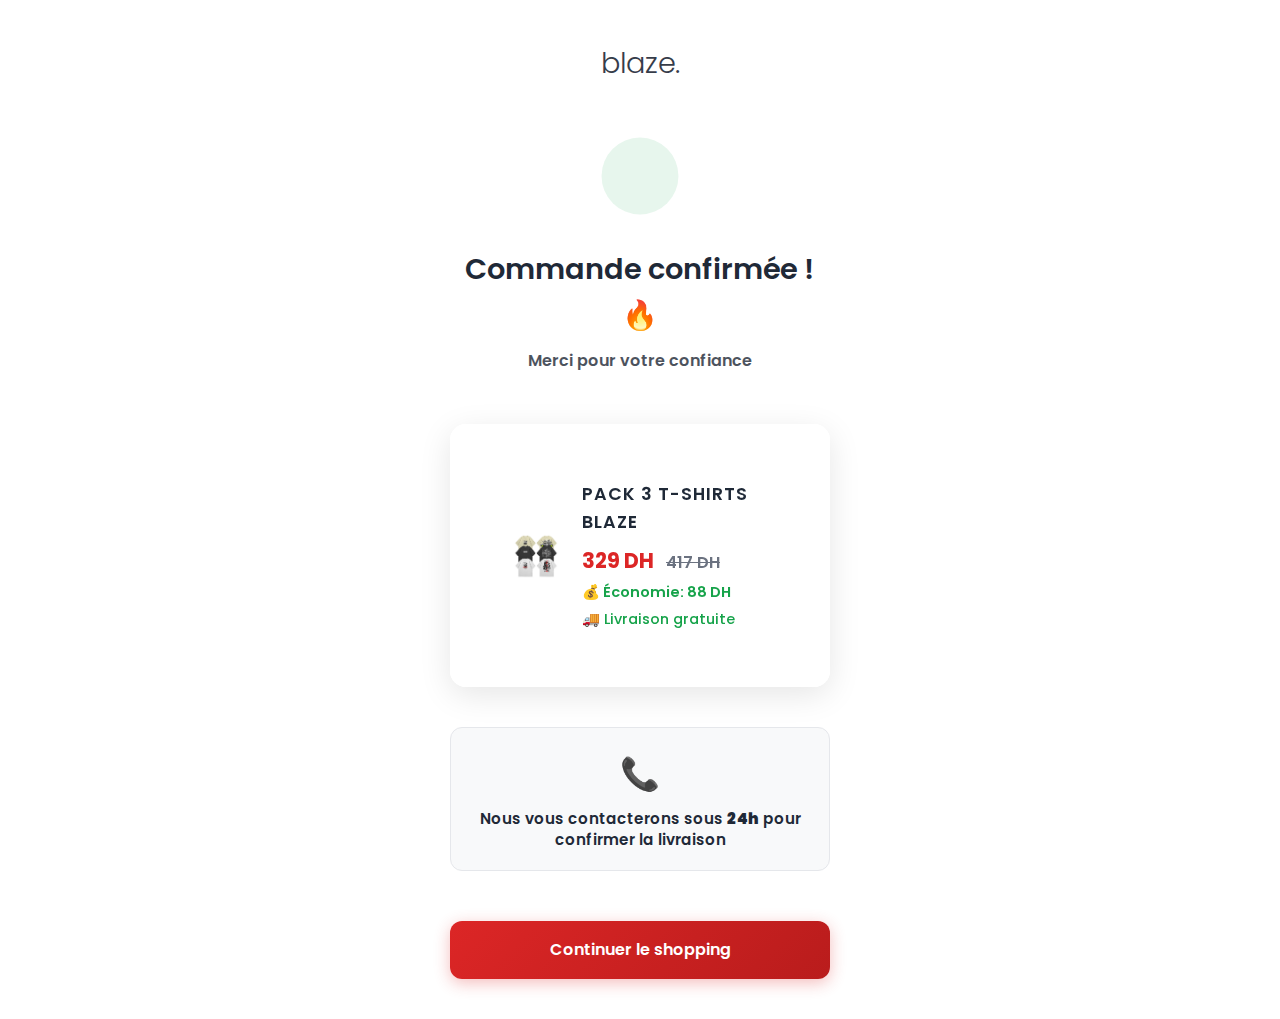
<file: thank-you-pack.html>
<!DOCTYPE html>
<html lang="fr">
<head>
    <meta charset="UTF-8">
    <meta name="viewport" content="width=device-width, initial-scale=1.0">
    <title>Merci - Blaze</title>
    <link rel="stylesheet" href="style.css">
    <link href="https://fonts.googleapis.com/css2?family=Poppins:wght@400;600;700&display=swap" rel="stylesheet">
    
    <!-- Meta Pixel Code -->
    <script>
    !function(f,b,e,v,n,t,s)
    {if(f.fbq)return;n=f.fbq=function(){n.callMethod?
    n.callMethod.apply(n,arguments):n.queue.push(arguments)};
    if(!f._fbq)f._fbq=n;n.push=n;n.loaded=!0;n.version='2.0';
    n.queue=[];t=b.createElement(e);t.async=!0;
    t.src=v;s=b.getElementsByTagName(e)[0];
    s.parentNode.insertBefore(t,s)}(window, document,'script',
    'https://connect.facebook.net/en_US/fbevents.js');
    fbq('init', '2359981194416700');
    fbq('track', 'PageView');
    </script>
    <noscript><img height="1" width="1" style="display:none"
    src="https://www.facebook.com/tr?id=2359981194416700&ev=PageView&noscript=1"
    /></noscript>
    <!-- End Meta Pixel Code -->
</head>
<body>
    <div class="thank-you">
        <div class="brand">blaze.</div>
        
        <div class="success-animation">
            <div class="checkmark">
                <svg viewBox="0 0 52 52">
                    <circle cx="26" cy="26" r="25" fill="none"/>
                    <path fill="none" d="m14.1 27.2l7.1 7.2 16.7-16.8"/>
                </svg>
            </div>
        </div>
        
        <h1>Commande confirmée ! 🔥</h1>
        <p class="subtitle">Merci pour votre confiance</p>
        
        <div class="order-card">
            <div class="product-info">
                <img src="img/Pack.webp" alt="Pack 3 T-Shirts">
                <div class="details">
                    <h3>Pack 3 T-Shirts Blaze</h3>
                    <div class="price-section">
                        <span class="price">329 DH</span>
                        <span class="old-price">417 DH</span>
                    </div>
                    <div class="savings">💰 Économie: 88 DH</div>
                    <div class="shipping">🚚 Livraison gratuite</div>
                </div>
            </div>
        </div>
        
        <div class="next-step">
            <div class="icon">📞</div>
            <p>Nous vous contacterons sous <strong>24h</strong> pour confirmer la livraison</p>
        </div>
        
        <a href="index.html" class="continue-btn">Continuer le shopping</a>
    </div>

    <style>
        * { box-sizing: border-box; }
        body { 
            margin: 0; 
            font-family: 'Poppins', sans-serif;
            font-weight: 600;
            background: white;
            min-height: 100vh;
        }
        
        .thank-you { 
            text-align: center; 
            padding: 40px 20px; 
            max-width: 420px; 
            margin: 0 auto;
            min-height: 100vh;
            display: flex;
            flex-direction: column;
            justify-content: center;
            color: #1f2937;
        }
        
        .brand { 
            font-size: 1.8rem; 
            font-weight: 300;
            margin-bottom: 30px;
            opacity: 0.9;
        }
        
        .success-animation {
            margin: 20px 0 30px;
        }
        
        .checkmark {
            width: 80px;
            height: 80px;
            margin: 0 auto;
            position: relative;
        }
        
        .checkmark svg {
            width: 80px;
            height: 80px;
            border-radius: 50%;
            display: block;
            stroke-width: 3;
            stroke: #16a34a;
            stroke-miterlimit: 10;
            box-shadow: inset 0px 0px 0px #16a34a;
            animation: fill .4s ease-in-out .4s forwards, scale .3s ease-in-out .9s both;
        }
        
        .checkmark circle {
            stroke-dasharray: 166;
            stroke-dashoffset: 166;
            stroke-width: 3;
            stroke-miterlimit: 10;
            stroke: #16a34a;
            fill: rgba(22, 163, 74, 0.1);
            animation: stroke 0.6s cubic-bezier(0.65, 0, 0.45, 1) forwards;
        }
        
        .checkmark path {
            transform-origin: 50% 50%;
            stroke-dasharray: 48;
            stroke-dashoffset: 48;
            animation: stroke 0.3s cubic-bezier(0.65, 0, 0.45, 1) 0.8s forwards;
        }
        
        @keyframes stroke {
            100% { stroke-dashoffset: 0; }
        }
        
        @keyframes scale {
            0%, 100% { transform: none; }
            50% { transform: scale3d(1.1, 1.1, 1); }
        }
        
        @keyframes fill {
            100% { box-shadow: inset 0px 0px 0px 30px #16a34a; }
        }
        
        h1 { 
            font-size: 1.8rem; 
            margin: 0 0 10px;
            font-weight: 600;
        }
        
        .subtitle {
            opacity: 0.8;
            margin-bottom: 30px;
            font-size: 1rem;
        }
        
        .order-card { 
            background: rgba(255, 255, 255, 0.95);
            backdrop-filter: blur(10px);
            border-radius: 16px;
            padding: 24px;
            margin: 20px 0;
            box-shadow: 0 8px 32px rgba(0, 0, 0, 0.1);
            color: #1f2937;
        }
        
        .product-info {
            display: flex;
            align-items: center;
            gap: 16px;
        }
        
        .product-info img {
            width: 60px;
            height: 60px;
            border-radius: 12px;
            object-fit: cover;
        }
        
        .details {
            text-align: left;
            flex: 1;
        }
        
        .details h3 {
            margin: 0 0 8px;
            font-size: 1.1rem;
            font-weight: 600;
        }
        
        .price-section {
            margin-bottom: 4px;
        }
        
        .price {
            font-size: 1.3rem;
            font-weight: 700;
            color: #dc2626;
            margin-right: 8px;
        }
        
        .old-price {
            font-size: 1rem;
            color: #6b7280;
            text-decoration: line-through;
        }
        
        .savings {
            font-size: 0.9rem;
            color: #16a34a;
            font-weight: 600;
            margin-bottom: 4px;
        }
        
        .shipping {
            font-size: 0.9rem;
            color: #16a34a;
            font-weight: 500;
        }
        
        .next-step {
            background: #f8f9fa;
            border-radius: 12px;
            padding: 20px;
            margin: 20px 0;
            border: 1px solid #e5e7eb;
        }
        
        .next-step .icon {
            font-size: 2rem;
            margin-bottom: 8px;
        }
        
        .next-step p {
            margin: 0;
            font-size: 0.95rem;
            line-height: 1.4;
        }
        
        .continue-btn { 
            display: inline-block;
            background: linear-gradient(135deg, #dc2626, #b91c1c);
            color: white;
            padding: 16px 32px;
            border-radius: 12px;
            text-decoration: none;
            font-weight: 600;
            margin-top: 30px;
            box-shadow: 0 4px 16px rgba(220, 38, 38, 0.3);
            transition: all 0.3s ease;
        }
        
        .continue-btn:hover {
            transform: translateY(-2px);
            box-shadow: 0 6px 20px rgba(220, 38, 38, 0.4);
        }
        
        @media (max-width: 480px) {
            .thank-you { padding: 30px 16px; }
            .order-card { padding: 20px; }
            .product-info { gap: 12px; }
            .product-info img { width: 50px; height: 50px; }
        }
    </style>
</body>
</html>
</file>
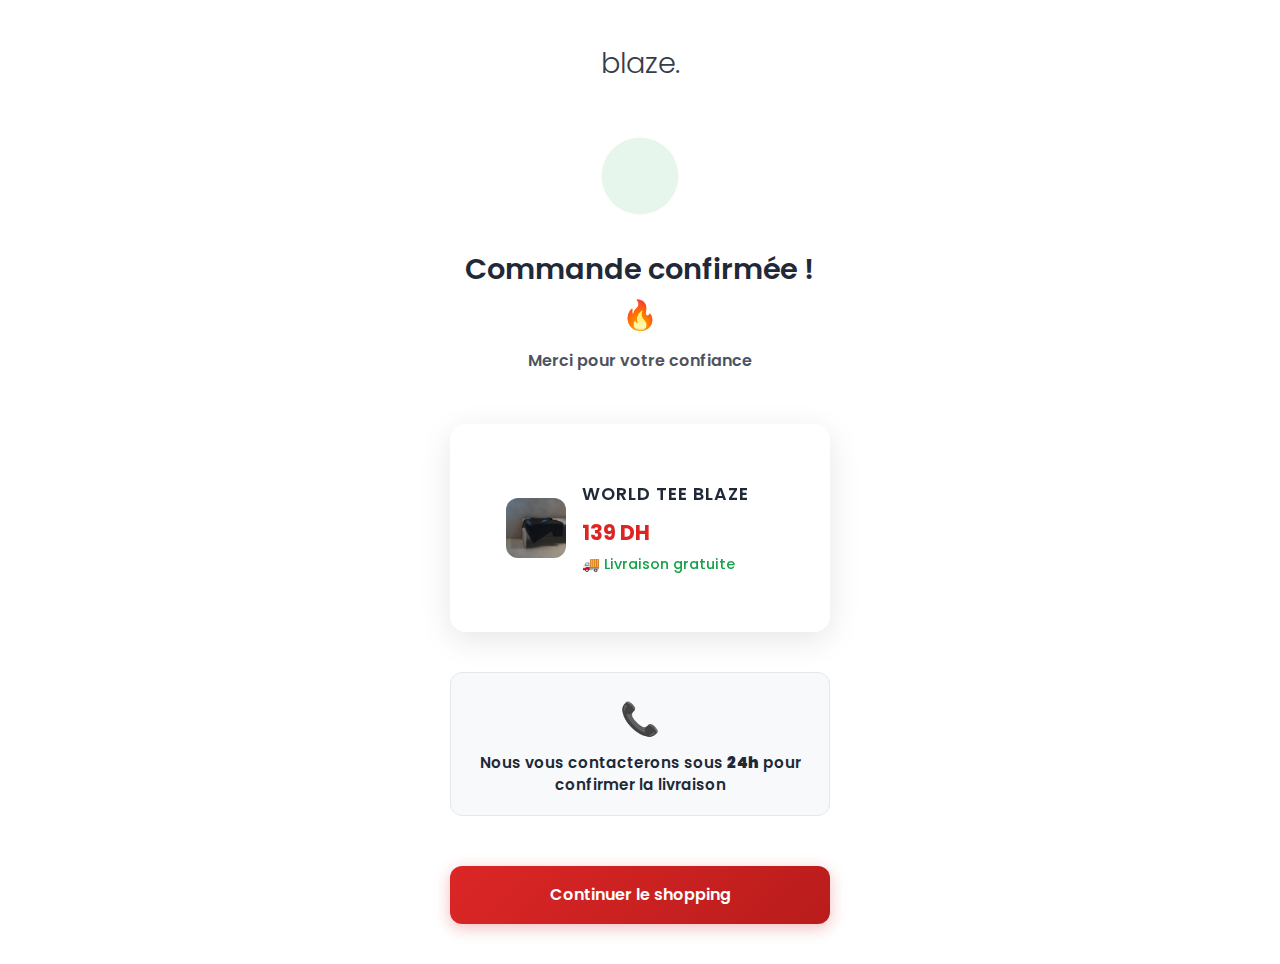
<file: thank-you-world-tee.html>
<!DOCTYPE html>
<html lang="fr">
<head>
    <meta charset="UTF-8">
    <meta name="viewport" content="width=device-width, initial-scale=1.0">
    <title>Merci - Blaze</title>
    <link rel="stylesheet" href="style.css">
    <link href="https://fonts.googleapis.com/css2?family=Poppins:wght@400;600;700&display=swap" rel="stylesheet">
    
    <!-- Meta Pixel Code -->
    <script>
    !function(f,b,e,v,n,t,s)
    {if(f.fbq)return;n=f.fbq=function(){n.callMethod?
    n.callMethod.apply(n,arguments):n.queue.push(arguments)};
    if(!f._fbq)f._fbq=n;n.push=n;n.loaded=!0;n.version='2.0';
    n.queue=[];t=b.createElement(e);t.async=!0;
    t.src=v;s=b.getElementsByTagName(e)[0];
    s.parentNode.insertBefore(t,s)}(window, document,'script',
    'https://connect.facebook.net/en_US/fbevents.js');
    fbq('init', '2359981194416700');
    fbq('track', 'PageView');
    </script>
    <noscript><img height="1" width="1" style="display:none"
    src="https://www.facebook.com/tr?id=2359981194416700&ev=PageView&noscript=1"
    /></noscript>
    <!-- End Meta Pixel Code -->
</head>
<body>
    <div class="thank-you">
        <div class="brand">blaze.</div>
        
        <div class="success-animation">
            <div class="checkmark">
                <svg viewBox="0 0 52 52">
                    <circle cx="26" cy="26" r="25" fill="none"/>
                    <path fill="none" d="m14.1 27.2l7.1 7.2 16.7-16.8"/>
                </svg>
            </div>
        </div>
        
        <h1>Commande confirmée ! 🔥</h1>
        <p class="subtitle">Merci pour votre confiance</p>
        
        <div class="order-card">
            <div class="product-info">
                <img src="img/Black.webp" alt="World Tee">
                <div class="details">
                    <h3>World Tee Blaze</h3>
                    <div class="price">139 DH</div>
                    <div class="shipping">🚚 Livraison gratuite</div>
                </div>
            </div>
        </div>
        
        <div class="next-step">
            <div class="icon">📞</div>
            <p>Nous vous contacterons sous <strong>24h</strong> pour confirmer la livraison</p>
        </div>
        
        <a href="index.html" class="continue-btn">Continuer le shopping</a>
    </div>

    <style>
        * { box-sizing: border-box; }
        body { 
            margin: 0; 
            font-family: 'Poppins', sans-serif;
            font-weight: 600;
            background: white;
            min-height: 100vh;
        }
        
        .thank-you { 
            text-align: center; 
            padding: 40px 20px; 
            max-width: 420px; 
            margin: 0 auto;
            min-height: 100vh;
            display: flex;
            flex-direction: column;
            justify-content: center;
            color: #1f2937;
        }
        
        .brand { 
            font-size: 1.8rem; 
            font-weight: 300;
            margin-bottom: 30px;
            opacity: 0.9;
        }
        
        .success-animation {
            margin: 20px 0 30px;
        }
        
        .checkmark {
            width: 80px;
            height: 80px;
            margin: 0 auto;
            position: relative;
        }
        
        .checkmark svg {
            width: 80px;
            height: 80px;
            border-radius: 50%;
            display: block;
            stroke-width: 3;
            stroke: #16a34a;
            stroke-miterlimit: 10;
            box-shadow: inset 0px 0px 0px #16a34a;
            animation: fill .4s ease-in-out .4s forwards, scale .3s ease-in-out .9s both;
        }
        
        .checkmark circle {
            stroke-dasharray: 166;
            stroke-dashoffset: 166;
            stroke-width: 3;
            stroke-miterlimit: 10;
            stroke: #16a34a;
            fill: rgba(22, 163, 74, 0.1);
            animation: stroke 0.6s cubic-bezier(0.65, 0, 0.45, 1) forwards;
        }
        
        .checkmark path {
            transform-origin: 50% 50%;
            stroke-dasharray: 48;
            stroke-dashoffset: 48;
            animation: stroke 0.3s cubic-bezier(0.65, 0, 0.45, 1) 0.8s forwards;
        }
        
        @keyframes stroke {
            100% { stroke-dashoffset: 0; }
        }
        
        @keyframes scale {
            0%, 100% { transform: none; }
            50% { transform: scale3d(1.1, 1.1, 1); }
        }
        
        @keyframes fill {
            100% { box-shadow: inset 0px 0px 0px 30px #16a34a; }
        }
        
        h1 { 
            font-size: 1.8rem; 
            margin: 0 0 10px;
            font-weight: 600;
        }
        
        .subtitle {
            opacity: 0.8;
            margin-bottom: 30px;
            font-size: 1rem;
        }
        
        .order-card { 
            background: rgba(255, 255, 255, 0.95);
            backdrop-filter: blur(10px);
            border-radius: 16px;
            padding: 24px;
            margin: 20px 0;
            box-shadow: 0 8px 32px rgba(0, 0, 0, 0.1);
            color: #1f2937;
        }
        
        .product-info {
            display: flex;
            align-items: center;
            gap: 16px;
        }
        
        .product-info img {
            width: 60px;
            height: 60px;
            border-radius: 12px;
            object-fit: cover;
        }
        
        .details {
            text-align: left;
            flex: 1;
        }
        
        .details h3 {
            margin: 0 0 8px;
            font-size: 1.1rem;
            font-weight: 600;
        }
        
        .price {
            font-size: 1.3rem;
            font-weight: 700;
            color: #dc2626;
            margin-bottom: 4px;
        }
        
        .shipping {
            font-size: 0.9rem;
            color: #16a34a;
            font-weight: 500;
        }
        
        .next-step {
            background: #f8f9fa;
            border-radius: 12px;
            padding: 20px;
            margin: 20px 0;
            border: 1px solid #e5e7eb;
        }
        
        .next-step .icon {
            font-size: 2rem;
            margin-bottom: 8px;
        }
        
        .next-step p {
            margin: 0;
            font-size: 0.95rem;
            line-height: 1.4;
        }
        
        .continue-btn { 
            display: inline-block;
            background: linear-gradient(135deg, #dc2626, #b91c1c);
            color: white;
            padding: 16px 32px;
            border-radius: 12px;
            text-decoration: none;
            font-weight: 600;
            margin-top: 30px;
            box-shadow: 0 4px 16px rgba(220, 38, 38, 0.3);
            transition: all 0.3s ease;
        }
        
        .continue-btn:hover {
            transform: translateY(-2px);
            box-shadow: 0 6px 20px rgba(220, 38, 38, 0.4);
        }
        
        @media (max-width: 480px) {
            .thank-you { padding: 30px 16px; }
            .order-card { padding: 20px; }
            .product-info { gap: 12px; }
            .product-info img { width: 50px; height: 50px; }
        }
    </style>
</body>
</html>
</file>
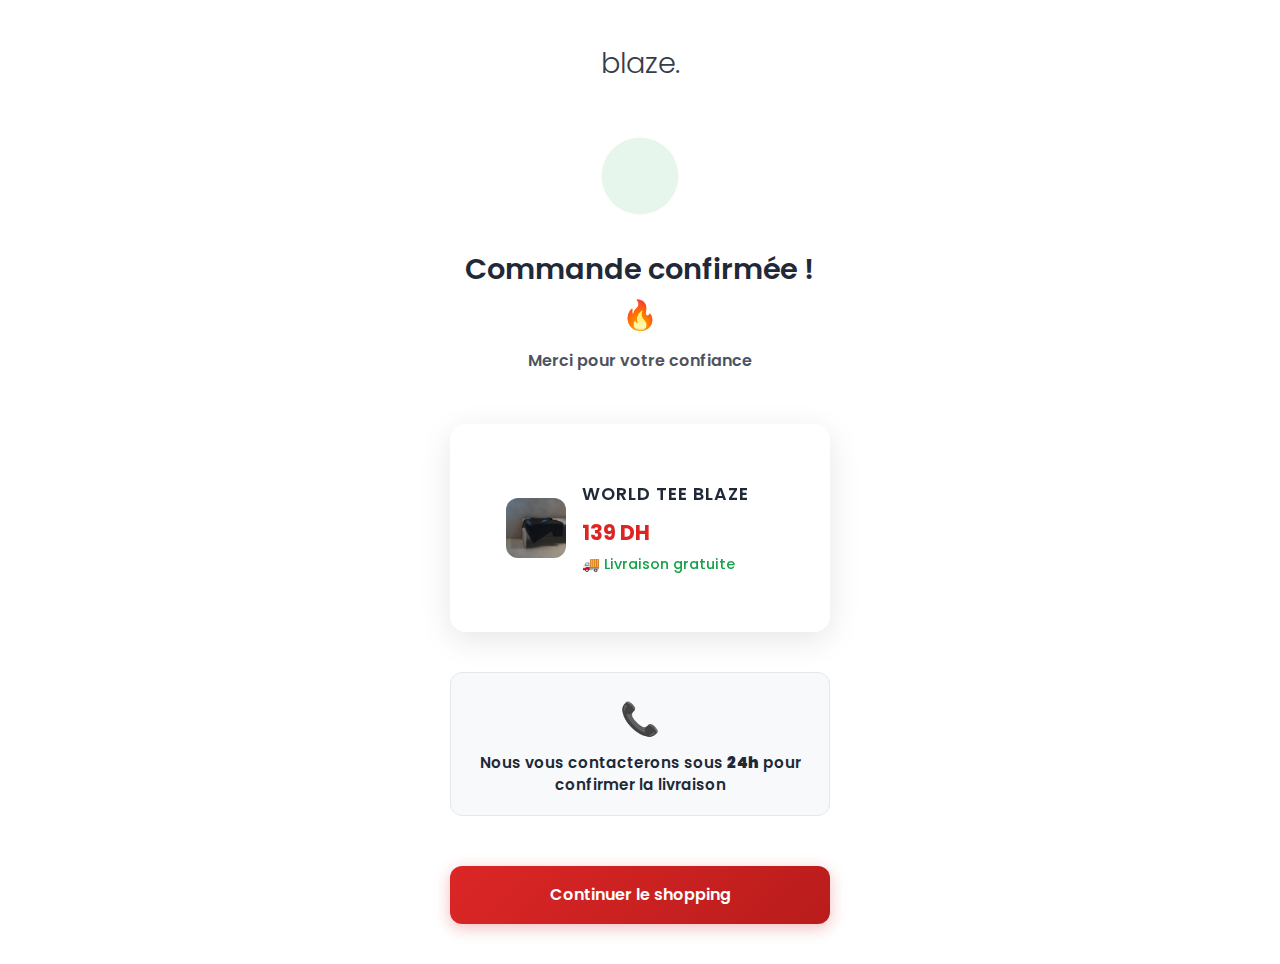
<file: thank-you.html>
<!DOCTYPE html>
<html lang="fr">
<head>
    <meta charset="UTF-8">
    <meta name="viewport" content="width=device-width, initial-scale=1.0">
    <title>Merci - Blaze</title>
    <link rel="stylesheet" href="style.css">
    <link href="https://fonts.googleapis.com/css2?family=Poppins:wght@400;600;700&display=swap" rel="stylesheet">
    
    <!-- Meta Pixel Code -->
    <script>
    !function(f,b,e,v,n,t,s)
    {if(f.fbq)return;n=f.fbq=function(){n.callMethod?
    n.callMethod.apply(n,arguments):n.queue.push(arguments)};
    if(!f._fbq)f._fbq=n;n.push=n;n.loaded=!0;n.version='2.0';
    n.queue=[];t=b.createElement(e);t.async=!0;
    t.src=v;s=b.getElementsByTagName(e)[0];
    s.parentNode.insertBefore(t,s)}(window, document,'script',
    'https://connect.facebook.net/en_US/fbevents.js');
    fbq('init', '2359981194416700');
    fbq('track', 'PageView');
    </script>
    <noscript><img height="1" width="1" style="display:none"
    src="https://www.facebook.com/tr?id=2359981194416700&ev=PageView&noscript=1"
    /></noscript>
    <!-- End Meta Pixel Code -->
</head>
<body>
    <div class="thank-you">
        <div class="brand">blaze.</div>
        
        <div class="success-animation">
            <div class="checkmark">
                <svg viewBox="0 0 52 52">
                    <circle cx="26" cy="26" r="25" fill="none"/>
                    <path fill="none" d="m14.1 27.2l7.1 7.2 16.7-16.8"/>
                </svg>
            </div>
        </div>
        
        <h1>Commande confirmée ! 🔥</h1>
        <p class="subtitle">Merci pour votre confiance</p>
        
        <div class="order-card">
            <div class="product-info">
                <img id="productImg" src="" alt="">
                <div class="details">
                    <h3 id="productName"></h3>
                    <div class="price-section">
                        <span id="productPrice" class="price"></span>
                        <span id="oldPrice" class="old-price" style="display:none;"></span>
                    </div>
                    <div id="savings" class="savings" style="display:none;"></div>
                    <div class="shipping">🚚 Livraison gratuite</div>
                </div>
            </div>
        </div>
        
        <div class="next-step">
            <div class="icon">📞</div>
            <p>Nous vous contacterons sous <strong>24h</strong> pour confirmer la livraison</p>
        </div>
        
        <a href="index.html" class="continue-btn">Continuer le shopping</a>
    </div>

    <script>
        const products = {
            pack: {
                name: "Pack 3 T-Shirts Blaze",
                image: "img/Pack.webp",
                price: "329 DH",
                oldPrice: "417 DH",
                savings: "💰 Économie: 88 DH"
            },
            tee: {
                name: "World Tee Blaze",
                image: "img/Black.webp",
                price: "139 DH"
            }
        };

        const urlParams = new URLSearchParams(window.location.search);
        const product = urlParams.get('product') || 'tee';
        const productData = products[product];

        if (productData) {
            document.getElementById('productImg').src = productData.image;
            document.getElementById('productImg').alt = productData.name;
            document.getElementById('productName').textContent = productData.name;
            document.getElementById('productPrice').textContent = productData.price;
            
            if (productData.oldPrice) {
                document.getElementById('oldPrice').textContent = productData.oldPrice;
                document.getElementById('oldPrice').style.display = 'inline';
                document.getElementById('savings').textContent = productData.savings;
                document.getElementById('savings').style.display = 'block';
            }
        }
    </script>

    <style>
        * { box-sizing: border-box; }
        body { 
            margin: 0; 
            font-family: 'Poppins', sans-serif;
            font-weight: 600;
            background: white;
            min-height: 100vh;
        }
        
        .thank-you { 
            text-align: center; 
            padding: 40px 20px; 
            max-width: 420px; 
            margin: 0 auto;
            min-height: 100vh;
            display: flex;
            flex-direction: column;
            justify-content: center;
            color: #1f2937;
        }
        
        .brand { 
            font-size: 1.8rem; 
            font-weight: 300;
            margin-bottom: 30px;
            opacity: 0.9;
        }
        
        .success-animation {
            margin: 20px 0 30px;
        }
        
        .checkmark {
            width: 80px;
            height: 80px;
            margin: 0 auto;
            position: relative;
        }
        
        .checkmark svg {
            width: 80px;
            height: 80px;
            border-radius: 50%;
            display: block;
            stroke-width: 3;
            stroke: #16a34a;
            stroke-miterlimit: 10;
            box-shadow: inset 0px 0px 0px #16a34a;
            animation: fill .4s ease-in-out .4s forwards, scale .3s ease-in-out .9s both;
        }
        
        .checkmark circle {
            stroke-dasharray: 166;
            stroke-dashoffset: 166;
            stroke-width: 3;
            stroke-miterlimit: 10;
            stroke: #16a34a;
            fill: rgba(22, 163, 74, 0.1);
            animation: stroke 0.6s cubic-bezier(0.65, 0, 0.45, 1) forwards;
        }
        
        .checkmark path {
            transform-origin: 50% 50%;
            stroke-dasharray: 48;
            stroke-dashoffset: 48;
            animation: stroke 0.3s cubic-bezier(0.65, 0, 0.45, 1) 0.8s forwards;
        }
        
        @keyframes stroke {
            100% { stroke-dashoffset: 0; }
        }
        
        @keyframes scale {
            0%, 100% { transform: none; }
            50% { transform: scale3d(1.1, 1.1, 1); }
        }
        
        @keyframes fill {
            100% { box-shadow: inset 0px 0px 0px 30px #16a34a; }
        }
        
        h1 { 
            font-size: 1.8rem; 
            margin: 0 0 10px;
            font-weight: 600;
        }
        
        .subtitle {
            opacity: 0.8;
            margin-bottom: 30px;
            font-size: 1rem;
        }
        
        .order-card { 
            background: rgba(255, 255, 255, 0.95);
            backdrop-filter: blur(10px);
            border-radius: 16px;
            padding: 24px;
            margin: 20px 0;
            box-shadow: 0 8px 32px rgba(0, 0, 0, 0.1);
            color: #1f2937;
        }
        
        .product-info {
            display: flex;
            align-items: center;
            gap: 16px;
        }
        
        .product-info img {
            width: 60px;
            height: 60px;
            border-radius: 12px;
            object-fit: cover;
        }
        
        .details {
            text-align: left;
            flex: 1;
        }
        
        .details h3 {
            margin: 0 0 8px;
            font-size: 1.1rem;
            font-weight: 600;
        }
        
        .price-section {
            margin-bottom: 4px;
        }
        
        .price {
            font-size: 1.3rem;
            font-weight: 700;
            color: #dc2626;
            margin-right: 8px;
        }
        
        .old-price {
            font-size: 1rem;
            color: #6b7280;
            text-decoration: line-through;
        }
        
        .savings {
            font-size: 0.9rem;
            color: #16a34a;
            font-weight: 600;
            margin-bottom: 4px;
        }
        
        .shipping {
            font-size: 0.9rem;
            color: #16a34a;
            font-weight: 500;
        }
        
        .next-step {
            background: #f8f9fa;
            border-radius: 12px;
            padding: 20px;
            margin: 20px 0;
            border: 1px solid #e5e7eb;
        }
        
        .next-step .icon {
            font-size: 2rem;
            margin-bottom: 8px;
        }
        
        .next-step p {
            margin: 0;
            font-size: 0.95rem;
            line-height: 1.4;
        }
        
        .continue-btn { 
            display: inline-block;
            background: linear-gradient(135deg, #dc2626, #b91c1c);
            color: white;
            padding: 16px 32px;
            border-radius: 12px;
            text-decoration: none;
            font-weight: 600;
            margin-top: 30px;
            box-shadow: 0 4px 16px rgba(220, 38, 38, 0.3);
            transition: all 0.3s ease;
        }
        
        .continue-btn:hover {
            transform: translateY(-2px);
            box-shadow: 0 6px 20px rgba(220, 38, 38, 0.4);
        }
        
        @media (max-width: 480px) {
            .thank-you { padding: 30px 16px; }
            .order-card { padding: 20px; }
            .product-info { gap: 12px; }
            .product-info img { width: 50px; height: 50px; }
        }
    </style>
</body>
</html>
</file>
<file: style.css>
@import url('https://fonts.googleapis.com/css2?family=Poppins:wght@300;400;500;600;700&display=swap');

* {
    margin: 0;
    padding: 0;
    box-sizing: border-box;
}

body {
    font-family: 'Poppins', sans-serif;
    line-height: 1.6;
    color: #000;
    background: #fff;
}

.container {
    max-width: 1200px;
    margin: 0 auto;
    padding: 0 20px;
}

/* Header */
header {
    background: #000;
    color: white;
    padding: 1.5rem 0;
    position: sticky;
    top: 0;
    z-index: 100;
    border-bottom: 1px solid #333;
    box-shadow: 0 2px 10px rgba(0,0,0,0.3);
}

header .container {
    display: flex;
    justify-content: space-between;
    align-items: center;
}

.logo h1 {
    font-size: 2.5rem;
    font-weight: 700;
    letter-spacing: 3px;
    text-transform: lowercase;
}



/* Hero */
.hero {
    background: #000;
    color: white;
    text-align: center;
    padding: 4rem 0;
    position: relative;
}

.hero::before {
    content: '';
    position: absolute;
    top: 0;
    left: 0;
    right: 0;
    bottom: 0;
    background: repeating-linear-gradient(
        45deg,
        transparent,
        transparent 2px,
        rgba(255,255,255,0.03) 2px,
        rgba(255,255,255,0.03) 4px
    );
}

.hero h2 {
    font-size: 3rem;
    font-weight: 700;
    margin-bottom: 0.5rem;
    position: relative;
    z-index: 1;
}

.hero p {
    font-size: 1.2rem;
    font-weight: 300;
    position: relative;
    z-index: 1;
}

/* Products */
.products {
    padding: 4rem 0;
    background: #f8f8f8;
}

.products .container {
    display: grid;
    grid-template-columns: repeat(auto-fit, minmax(350px, 1fr));
    gap: 3rem;
}

.product-card {
    background: white;
    border-radius: 0;
    overflow: hidden;
    border: 2px solid #000;
    position: relative;
    transition: all 0.3s ease;
}

.product-card:hover {
    transform: translateY(-10px);
    box-shadow: 10px 10px 0px #000;
}

.badge {
    position: absolute;
    top: 20px;
    left: 20px;
    background: #dc2626;
    color: white;
    padding: 8px 16px;
    font-size: 0.9rem;
    font-weight: 600;
    z-index: 10;
    text-transform: uppercase;
    letter-spacing: 1px;
}

.featured .badge {
    background: #dc2626;
    color: white;
}

.product-images {
    position: relative;
}

.main-image {
    width: 100%;
    height: 300px;
    object-fit: cover;
    transition: opacity 0.3s ease;
}

.thumbnails {
    display: flex;
    gap: 8px;
    padding: 15px;
    justify-content: center;
    background: #f8f8f8;
}

.thumb {
    width: 60px;
    height: 60px;
    object-fit: cover;
    border: 2px solid #ddd;
    cursor: pointer;
    transition: all 0.2s ease;
    opacity: 0.7;
}

.thumb:hover, .thumb.active {
    border-color: #000;
    opacity: 1;
    transform: scale(1.05);
}

.product-info {
    padding: 2rem;
}

.product-info h3 {
    font-size: 1.5rem;
    font-weight: 600;
    margin-bottom: 1rem;
    text-transform: uppercase;
    letter-spacing: 1px;
}

.price {
    font-size: 2rem;
    font-weight: 700;
    color: #000;
    margin-bottom: 0.5rem;
}

.original {
    text-decoration: line-through;
    color: #999;
    font-size: 1.2rem;
    margin-left: 15px;
    font-weight: 400;
}

.savings {
    color: #dc2626;
    font-weight: 600;
    margin-bottom: 0.5rem;
    font-size: 1.1rem;
}

.delivery {
    color: #16a34a;
    font-weight: 600;
    margin-bottom: 0.5rem;
    font-size: 1rem;
    text-transform: uppercase;
    letter-spacing: 1px;
}

.size-info {
    color: #666;
    font-weight: 400;
    margin-bottom: 1rem;
    font-size: 0.9rem;
    font-style: italic;
}

.color-variants {
    display: flex;
    gap: 12px;
    margin-bottom: 1.5rem;
}

.color {
    width: 35px;
    height: 35px;
    border: 3px solid #ddd;
    border-radius: 50%;
    cursor: pointer;
    transition: all 0.2s ease;
    position: relative;
}

.color:hover, .color.selected {
    border-color: #000;
    transform: scale(1.1);
}

.color.selected::after {
    content: '✓';
    position: absolute;
    top: 50%;
    left: 50%;
    transform: translate(-50%, -50%);
    color: #000;
    font-weight: bold;
    font-size: 14px;
}

.color[style*="#000"].selected::after {
    color: #fff;
}

.sizes {
    display: flex;
    gap: 15px;
    margin-bottom: 2rem;
}

.size {
    width: 50px;
    height: 50px;
    border: 2px solid #000;
    display: flex;
    align-items: center;
    justify-content: center;
    cursor: pointer;
    transition: all 0.2s ease;
    font-weight: 600;
    font-size: 1.1rem;
}

.size:hover, .size.selected {
    background: #000;
    color: white;
}

.quick-buy {
    width: 100%;
    background: #000;
    color: white;
    border: 2px solid #000;
    padding: 18px;
    font-size: 1.2rem;
    font-weight: 600;
    cursor: pointer;
    transition: all 0.2s ease;
    text-transform: uppercase;
    letter-spacing: 2px;
    font-family: 'Poppins', sans-serif;
}

.quick-buy:hover {
    background: white;
    color: #000;
    transform: translateY(-3px);
    box-shadow: 0 5px 15px rgba(0,0,0,0.2);
}

/* Social Proof */
.social-proof {
    background: #000;
    color: white;
    padding: 3rem 0;
    text-align: center;
}

.social-proof h3 {
    font-size: 1.8rem;
    font-weight: 600;
    margin-bottom: 2rem;
    text-transform: uppercase;
    letter-spacing: 2px;
}

.social-links {
    display: flex;
    justify-content: center;
    gap: 2rem;
    margin-top: 2rem;
}

.social-btn {
    display: flex;
    align-items: center;
    gap: 0.8rem;
    padding: 15px 25px;
    text-decoration: none;
    color: #000;
    background: white;
    border: 2px solid white;
    transition: all 0.2s ease;
    font-weight: 600;
    text-transform: uppercase;
    letter-spacing: 1px;
}

.social-btn:hover {
    background: #000;
    color: white;
    transform: translateY(-3px);
}

/* Modals */
.quick-buy-modal, .success-modal {
    display: none;
    position: fixed;
    z-index: 1000;
    left: 0;
    top: 0;
    width: 100%;
    height: 100%;
    background-color: rgba(0,0,0,0.8);
}

.modal-content {
    background-color: white;
    margin: 5% auto;
    padding: 3rem;
    border: 3px solid #000;
    width: 90%;
    max-width: 500px;
    position: relative;
}

.close {
    position: absolute;
    right: 25px;
    top: 20px;
    font-size: 2.5rem;
    cursor: pointer;
    font-weight: 300;
}

.close:hover {
    color: #666;
}

.order-summary {
    background: #f8f8f8;
    padding: 1.5rem;
    border: 2px solid #000;
    margin-bottom: 2rem;
}

.order-summary h4 {
    font-size: 1.3rem;
    font-weight: 600;
    margin-bottom: 0.5rem;
    text-transform: uppercase;
}

.total {
    font-size: 1.5rem;
    font-weight: 700;
    color: #000;
    margin-top: 1rem;
    text-transform: uppercase;
    letter-spacing: 1px;
}

#quickOrderForm input, #quickOrderForm textarea {
    width: 100%;
    padding: 15px;
    margin-bottom: 1.5rem;
    border: 2px solid #000;
    font-size: 1rem;
    font-family: 'Poppins', sans-serif;
    font-weight: 400;
}

#quickOrderForm input:focus, #quickOrderForm textarea:focus {
    outline: none;
    border-color: #000;
    background: #f8f8f8;
}

.confirm-order {
    width: 100%;
    background: #000;
    color: white;
    border: 2px solid #000;
    padding: 18px;
    font-size: 1.2rem;
    font-weight: 600;
    cursor: pointer;
    text-transform: uppercase;
    letter-spacing: 2px;
    font-family: 'Poppins', sans-serif;
    transition: all 0.2s ease;
}

.confirm-order:hover {
    background: white;
    color: #000;
}

.success-icon {
    text-align: center;
    font-size: 5rem;
    color: #000;
    margin-bottom: 1.5rem;
}

.success-modal h3 {
    font-size: 2rem;
    font-weight: 700;
    text-transform: uppercase;
    letter-spacing: 2px;
    margin-bottom: 1rem;
}

.success-modal button {
    background: #000;
    color: white;
    border: 2px solid #000;
    padding: 15px 30px;
    font-size: 1.1rem;
    font-weight: 600;
    cursor: pointer;
    text-transform: uppercase;
    letter-spacing: 1px;
    font-family: 'Poppins', sans-serif;
    transition: all 0.2s ease;
}

.success-modal button:hover {
    background: white;
    color: #000;
}

/* Mobile Optimizations */
@media (max-width: 768px) {
    .hero h2 {
        font-size: 2rem;
    }
    
    .products .container {
        grid-template-columns: 1fr;
        gap: 1.5rem;
    }
    
    .social-links {
        flex-direction: column;
        align-items: center;
    }
    
    .modal-content {
        margin: 5% auto;
        width: 95%;
        padding: 1.5rem;
    }
}

@media (max-width: 480px) {
    .container {
        padding: 0 15px;
    }
    
    .logo h1 {
        font-size: 1.8rem;
    }
    
    .hero {
        padding: 2.5rem 0;
    }
    
    .hero h2 {
        font-size: 2.2rem;
    }
    
    .product-info {
        padding: 1.5rem;
    }
    
    .quick-buy {
        padding: 20px;
        font-size: 1.1rem;
    }
}
</file>
